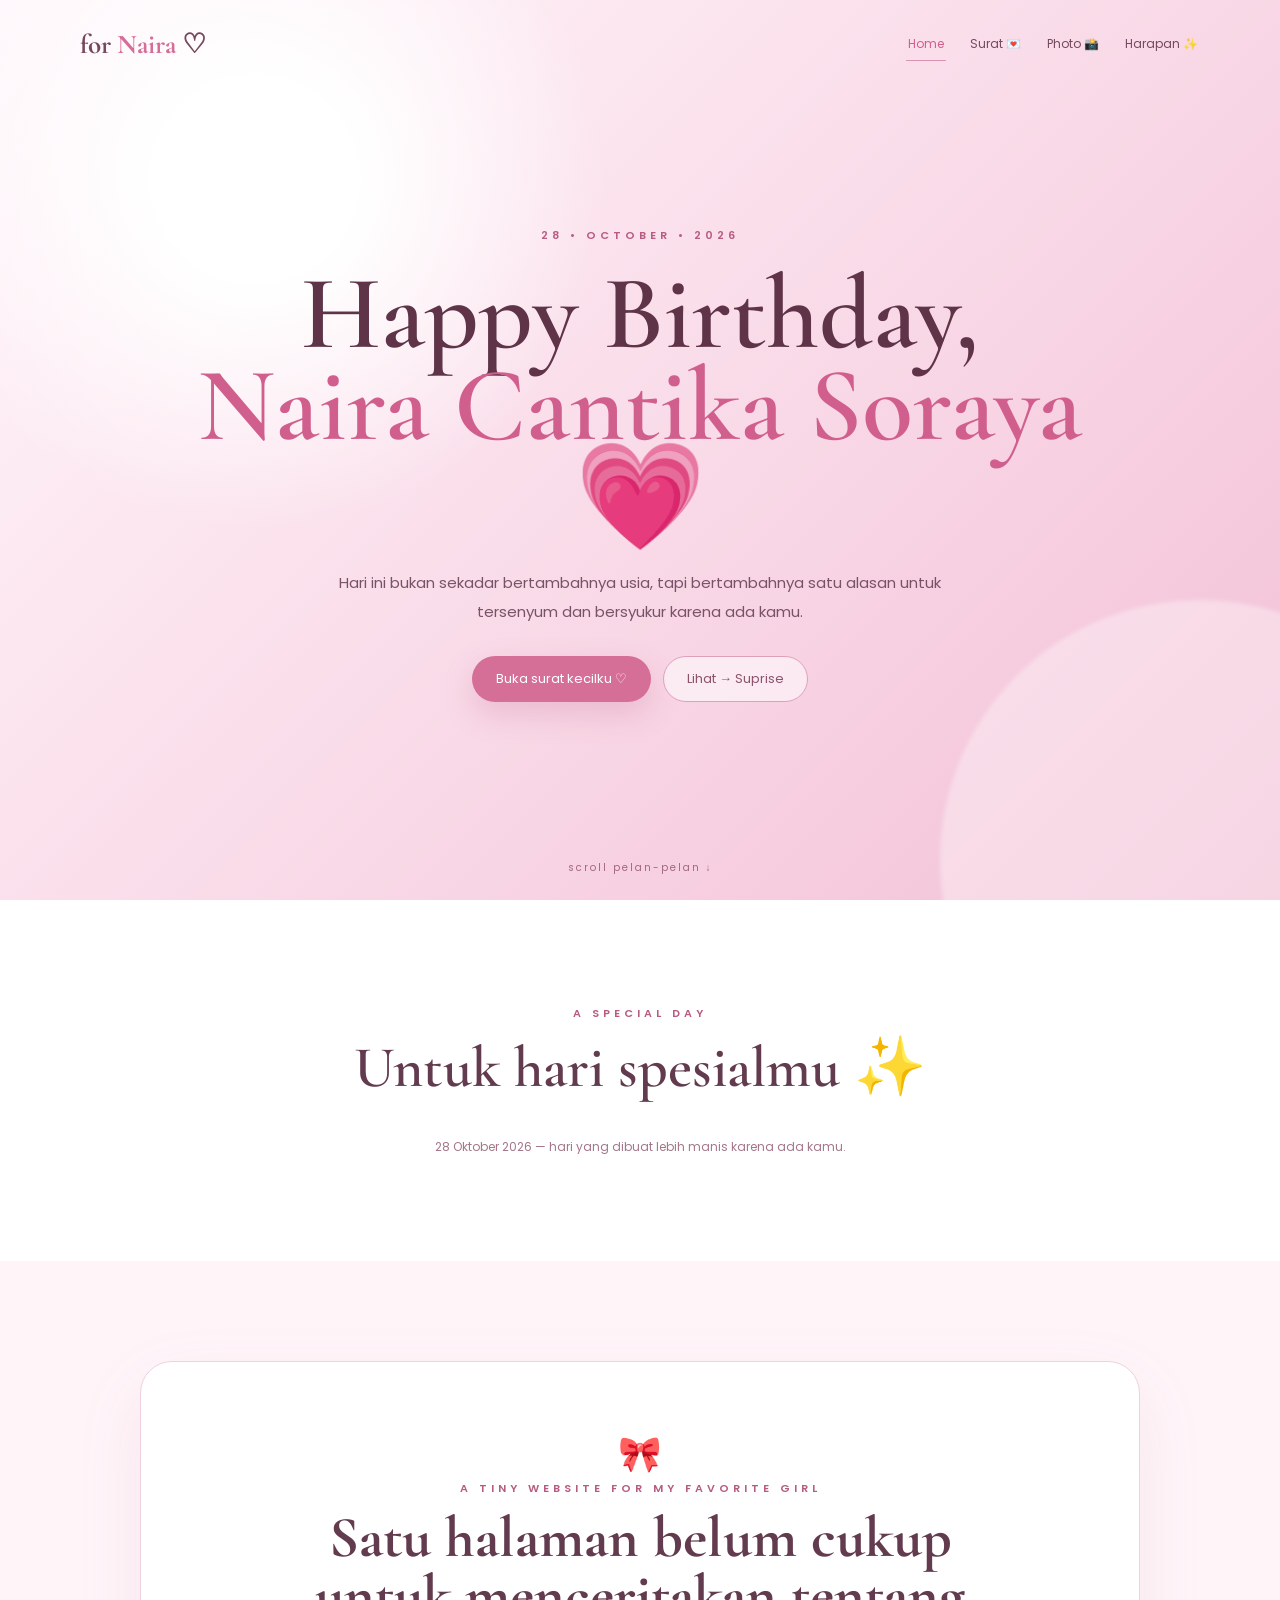
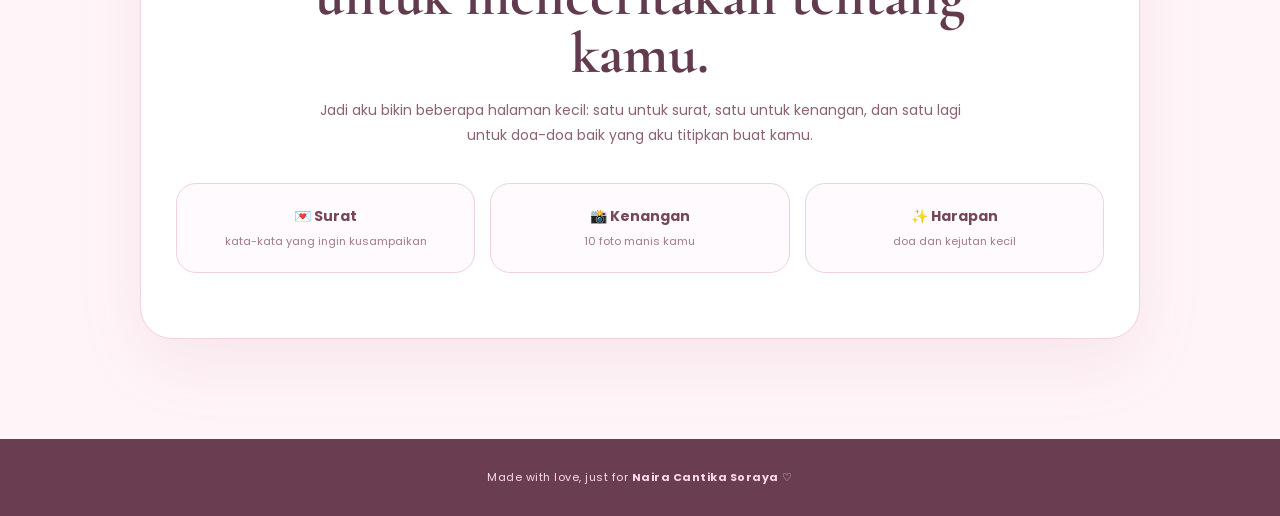
<file: index.html>
<!DOCTYPE html>
<html lang="id">
<head>
<meta charset="UTF-8"><meta name="viewport" content="width=device-width, initial-scale=1.0">
<title>For Naira ♡ | Happy Birthday</title>
<link rel="preconnect" href="https://fonts.googleapis.com"><link rel="preconnect" href="https://fonts.gstatic.com" crossorigin>
<link href="https://fonts.googleapis.com/css2?family=Cormorant+Garamond:wght@500;600;700&family=Poppins:wght@300;400;500;600;700&display=swap" rel="stylesheet">
<link rel="stylesheet" href="style.css">
</head>
<body><div class="hearts" id="hearts"></div>
<header class="hero hero-home">
<nav class="navbar"><div class="logo">for <span>Naira</span> ♡</div><div class="nav-links"><a class="active" href="index.html">Home</a><a href="surat.html">Surat 💌</a><a href="kenangan.html">Photo 📸</a><a href="harapan.html">Harapan ✨</a></div></nav>
<div class="hero-content"><p class="eyebrow">28 • October • 2026</p><h1>Happy Birthday,<br><span>Naira Cantika Soraya</span> 💗</h1><p class="hero-text">Hari ini bukan sekadar bertambahnya usia, tapi bertambahnya satu alasan untuk tersenyum dan bersyukur karena ada kamu.</p><div class="home-buttons"><a class="main-btn" href="surat.html">Buka surat kecilku ♡</a><a class="ghost-btn" href="kenangan.html">Lihat → Suprise </a></div></div>
<div class="scroll">scroll pelan-pelan ↓</div></header>
<main>
<section class="count-section"><p class="section-label">A special day</p><h2>Untuk hari spesialmu ✨</h2></div></div><p class="count-note" id="countNote">28 Oktober 2026 — hari yang dibuat lebih manis karena ada kamu.</p></section>
<section class="home-intro"><div class="intro-card"><span class="cute-sticker">🎀</span><p class="section-label">a tiny website for my favorite girl</p><h2>Satu halaman belum cukup untuk menceritakan tentang kamu.</h2><p>Jadi aku bikin beberapa halaman kecil: satu untuk surat, satu untuk kenangan, dan satu lagi untuk doa-doa baik yang aku titipkan buat kamu.</p><div class="page-cards"><a href="surat.html"><b>💌 Surat</b><small>kata-kata yang ingin kusampaikan</small></a><a href="kenangan.html"><b>📸 Kenangan</b><small>10 foto manis kamu</small></a><a href="harapan.html"><b>✨ Harapan</b><small>doa dan kejutan kecil</small></a></div></div></section>
</main><footer><p>Made with love, just for <strong>Naira Cantika Soraya</strong> ♡</p></footer><script src="script.js"></script></body></html>
</file>
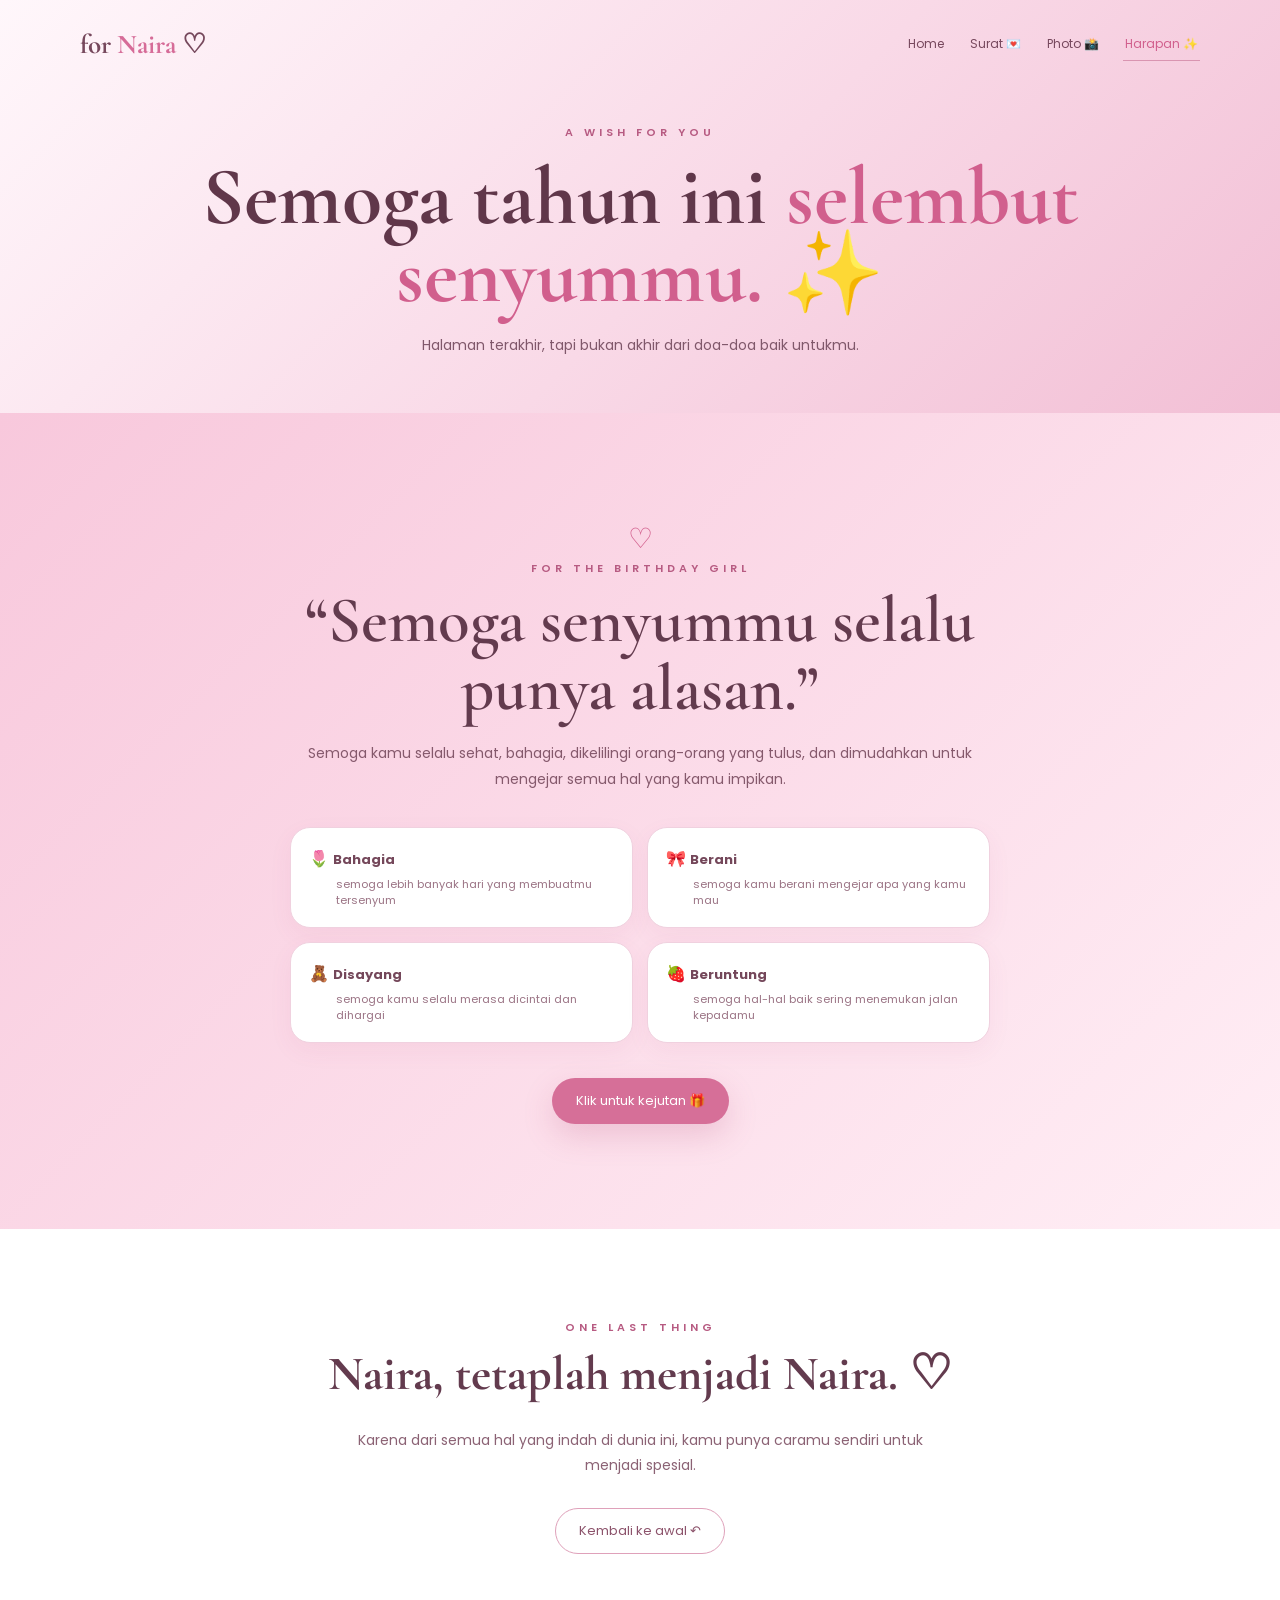
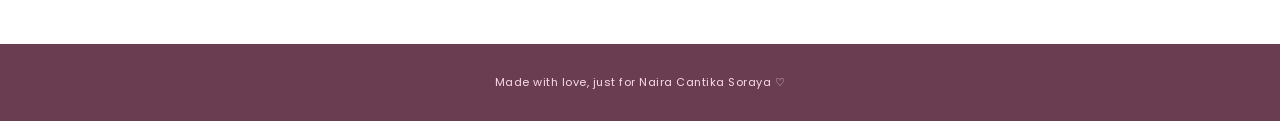
<file: harapan.html>
<!DOCTYPE html><html lang="id"><head><meta charset="UTF-8"><meta name="viewport" content="width=device-width, initial-scale=1.0"><title>Harapan Untuk Naira ✨</title><link rel="preconnect" href="https://fonts.googleapis.com"><link rel="preconnect" href="https://fonts.gstatic.com" crossorigin><link href="https://fonts.googleapis.com/css2?family=Cormorant+Garamond:wght@500;600;700&family=Poppins:wght@300;400;500;600;700&display=swap" rel="stylesheet"><link rel="stylesheet" href="style.css"></head><body><div class="hearts" id="hearts"></div>
<header class="page-top"><nav class="navbar"><div class="logo">for <span>Naira</span> ♡</div><div class="nav-links"><a href="index.html">Home</a><a href="surat.html">Surat 💌</a><a href="kenangan.html">Photo  📸</a><a class="active" href="harapan.html">Harapan ✨</a></div></nav><div class="page-hero"><p class="eyebrow">a wish for you</p><h1>Semoga tahun ini <span>selembut senyummu.</span> ✨</h1><p>Halaman terakhir, tapi bukan akhir dari doa-doa baik untukmu.</p></div></header>
<main><section class="wish-section wish-page"><div class="wish-box"><span class="tiny-heart">♡</span><p class="section-label">for the birthday girl</p><h2>“Semoga senyummu selalu punya alasan.”</h2><p>Semoga kamu selalu sehat, bahagia, dikelilingi orang-orang yang tulus, dan dimudahkan untuk mengejar semua hal yang kamu impikan.</p><div class="wish-list"><div>🌷 <b>Bahagia</b><small>semoga lebih banyak hari yang membuatmu tersenyum</small></div><div>🎀 <b>Berani</b><small>semoga kamu berani mengejar apa yang kamu mau</small></div><div>🧸 <b>Disayang</b><small>semoga kamu selalu merasa dicintai dan dihargai</small></div><div>🍓 <b>Beruntung</b><small>semoga hal-hal baik sering menemukan jalan kepadamu</small></div></div><button id="surpriseBtn" class="main-btn">Klik untuk kejutan 🎁</button></div></section><section class="final-note"><p class="section-label">one last thing</p><h2>Naira, tetaplah menjadi Naira. ♡</h2><p>Karena dari semua hal yang indah di dunia ini, kamu punya caramu sendiri untuk menjadi spesial.</p><a class="ghost-btn" href="index.html">Kembali ke awal ↶</a></section></main>
<div class="modal" id="modal"><div class="modal-card"><button class="close" id="closeModal">×</button><div class="gift">🎁</div><h2>One more thing...</h2><p>Naira, semoga hari ulang tahunmu dipenuhi tawa, pelukan, kejutan kecil, dan semua hal yang membuat hati kamu hangat.</p><p class="big-love">I love you ♡</p><div class="sparkles">✦ ✧ ♡ ✧ ✦</div></div></div><footer><p>Made with love, just for Naira Cantika Soraya ♡</p></footer><script src="script.js"></script></body></html>
</file>
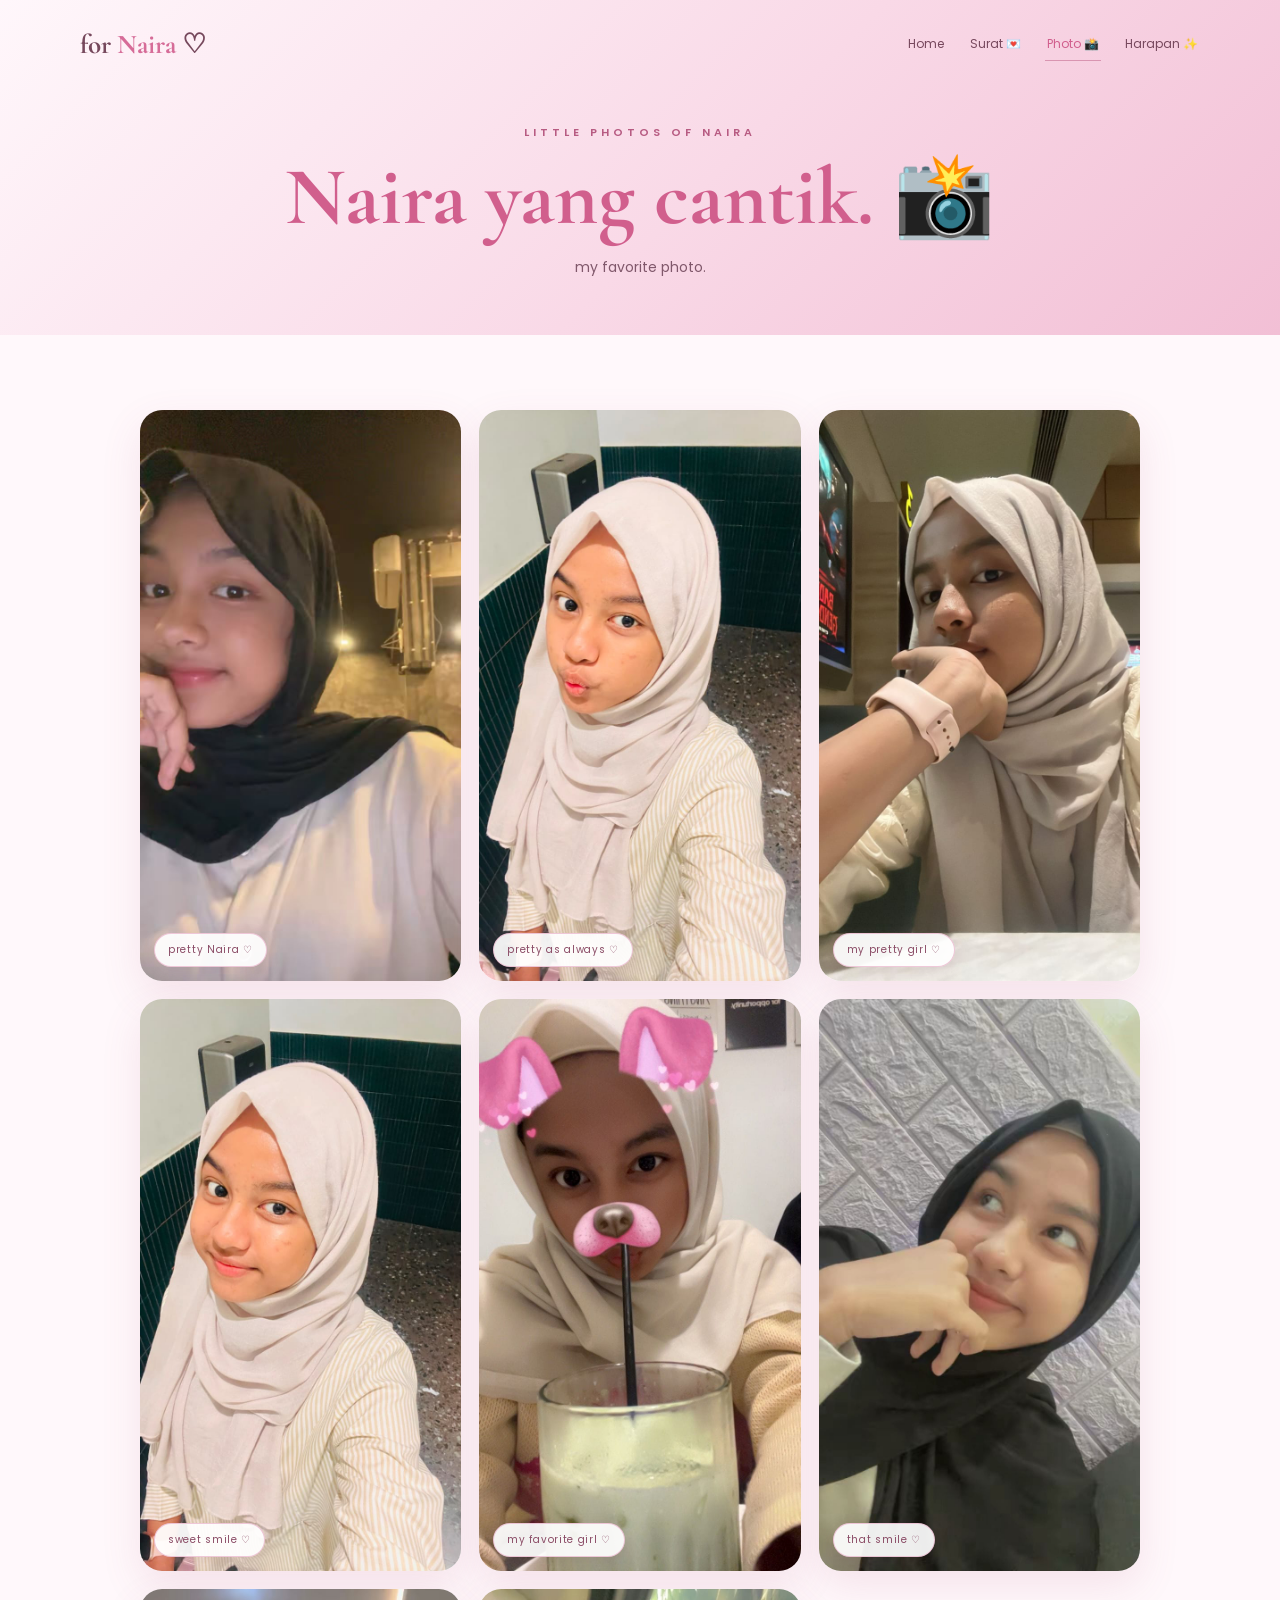
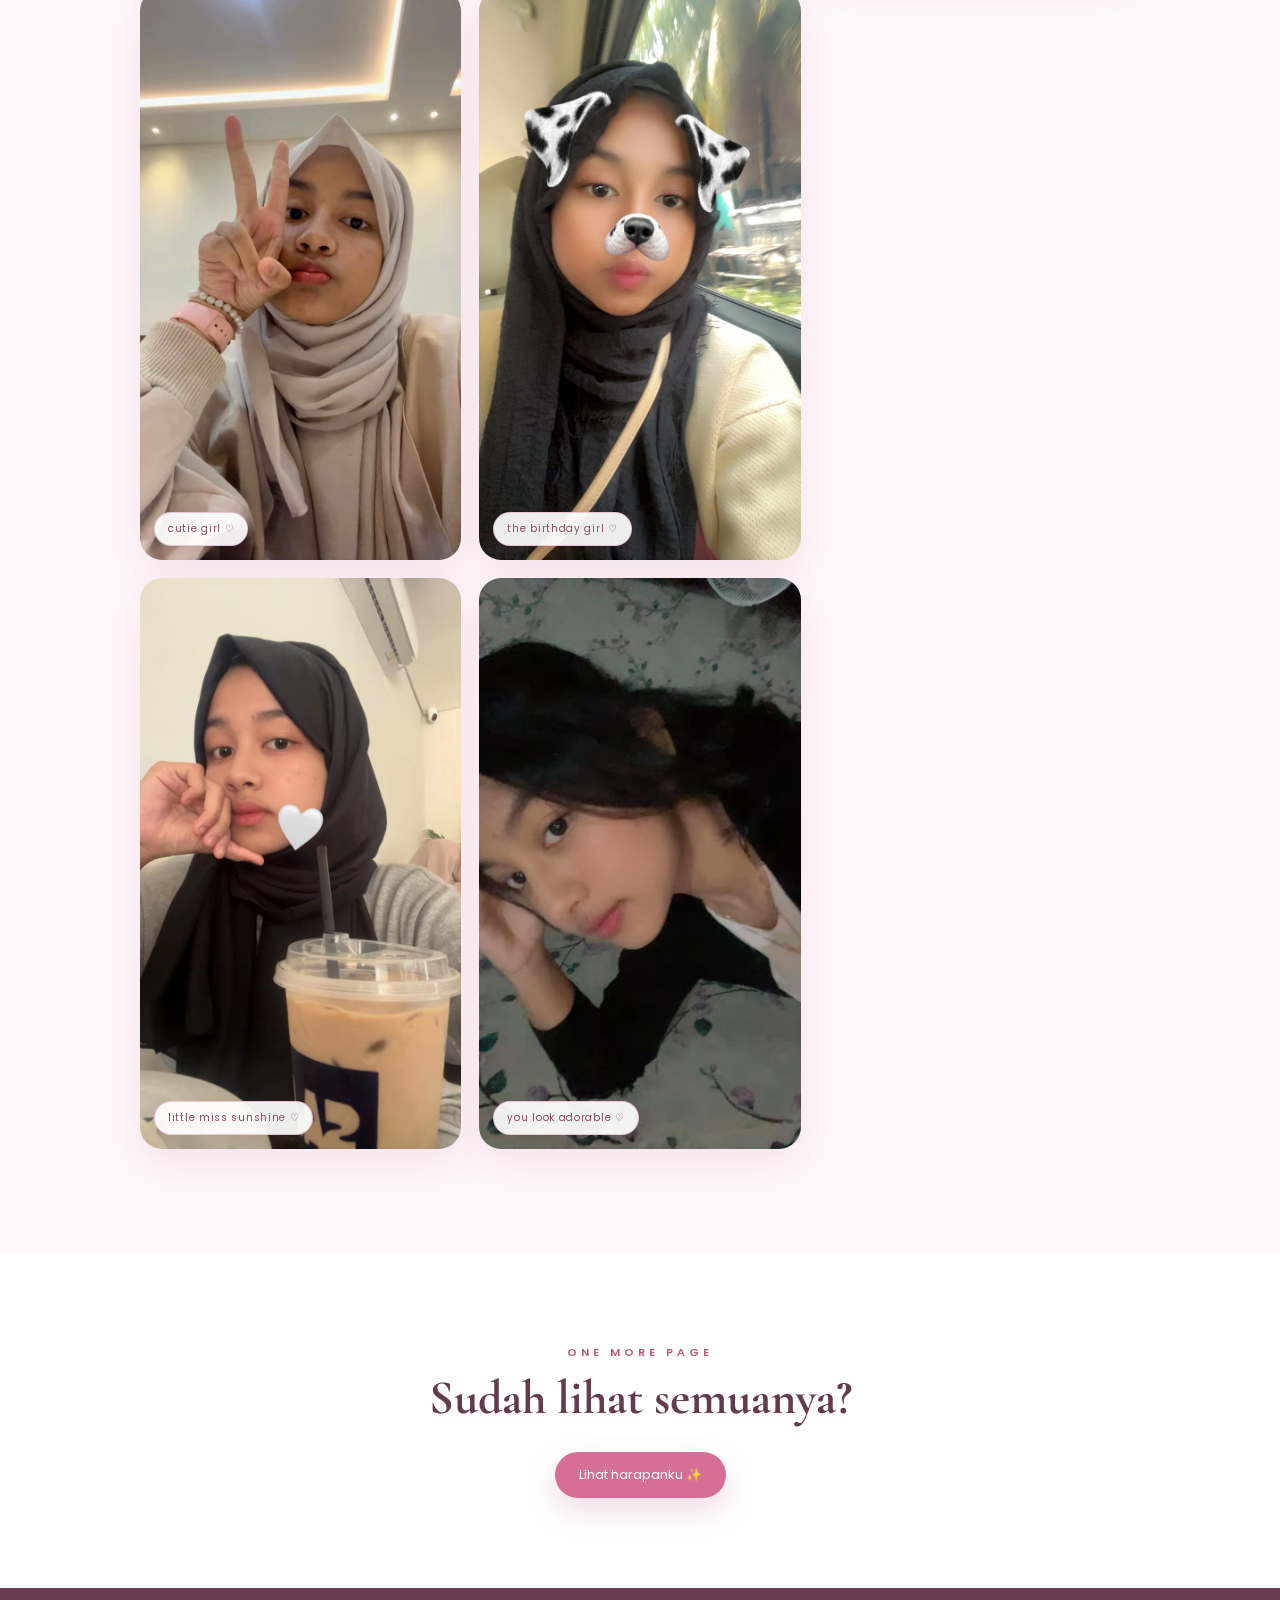
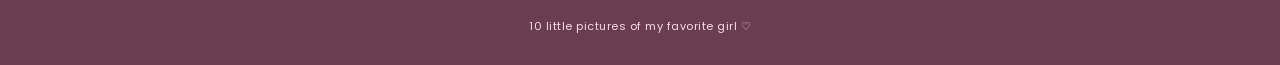
<file: kenangan.html>
<!DOCTYPE html><html lang="id"><head><meta charset="UTF-8"><meta name="viewport" content="width=device-width, initial-scale=1.0"><title>Foto Naira 📸</title><link rel="preconnect" href="https://fonts.googleapis.com"><link rel="preconnect" href="https://fonts.gstatic.com" crossorigin><link href="https://fonts.googleapis.com/css2?family=Cormorant+Garamond:wght@500;600;700&family=Poppins:wght@300;400;500;600;700&display=swap" rel="stylesheet"><link rel="stylesheet" href="style.css"></head><body><div class="hearts" id="hearts"></div>
<header class="page-top"><nav class="navbar"><div class="logo">for <span>Naira</span> ♡</div><div class="nav-links"><a href="index.html">Home</a><a href="surat.html">Surat 💌</a><a class="active" href="kenangan.html">Photo 📸</a><a href="harapan.html">Harapan ✨</a></div></nav><div class="page-hero"><p class="eyebrow">little photos of Naira</p><h1> <span>Naira yang cantik.</span> 📸</h1><p>my favorite photo.</p></div></header>
<main><section class="memories gallery-page"><div class="photo-grid album-grid"><div class="photo-card"><img src="images/foto1.jpeg" alt="Kenangan 1"><span>pretty Naira ♡</span></div><div class="photo-card"><img src="images/foto2.jpeg" alt="Kenangan 2"><span>sweet smile ♡</span></div><div class="photo-card"><img src="images/foto3.jpeg" alt="Kenangan 3"><span>cutie girl ♡</span></div><div class="photo-card"><img src="images/foto4.jpeg" alt="Kenangan 4"><span>little miss sunshine ♡</span></div><div class="photo-card"><img src="images/foto5.jpeg" alt="Kenangan 5"><span>pretty as always ♡</span></div><div class="photo-card"><img src="images/foto6.jpeg" alt="Kenangan 6"><span>my favorite girl ♡</span></div><div class="photo-card"><img src="images/foto7.jpeg" alt="Kenangan 7"><span>the birthday girl ♡</span></div><div class="photo-card"><img src="images/foto8.jpeg" alt="Kenangan 8"><span>you look adorable ♡</span></div><div class="photo-card"><img src="images/foto9.jpeg" alt="Kenangan 9"><span>my pretty girl ♡</span></div><div class="photo-card"><img src="images/foto10.jpeg" alt="Kenangan 10"><span>that smile ♡</span></div></div></section><section class="next-section"><p class="section-label">one more page</p><h2>Sudah lihat semuanya?</h2><a class="main-btn" href="harapan.html">Lihat harapanku ✨</a></section></main><footer><p>10 little pictures of my favorite girl ♡</p></footer><script src="script.js"></script></body></html>
</file>
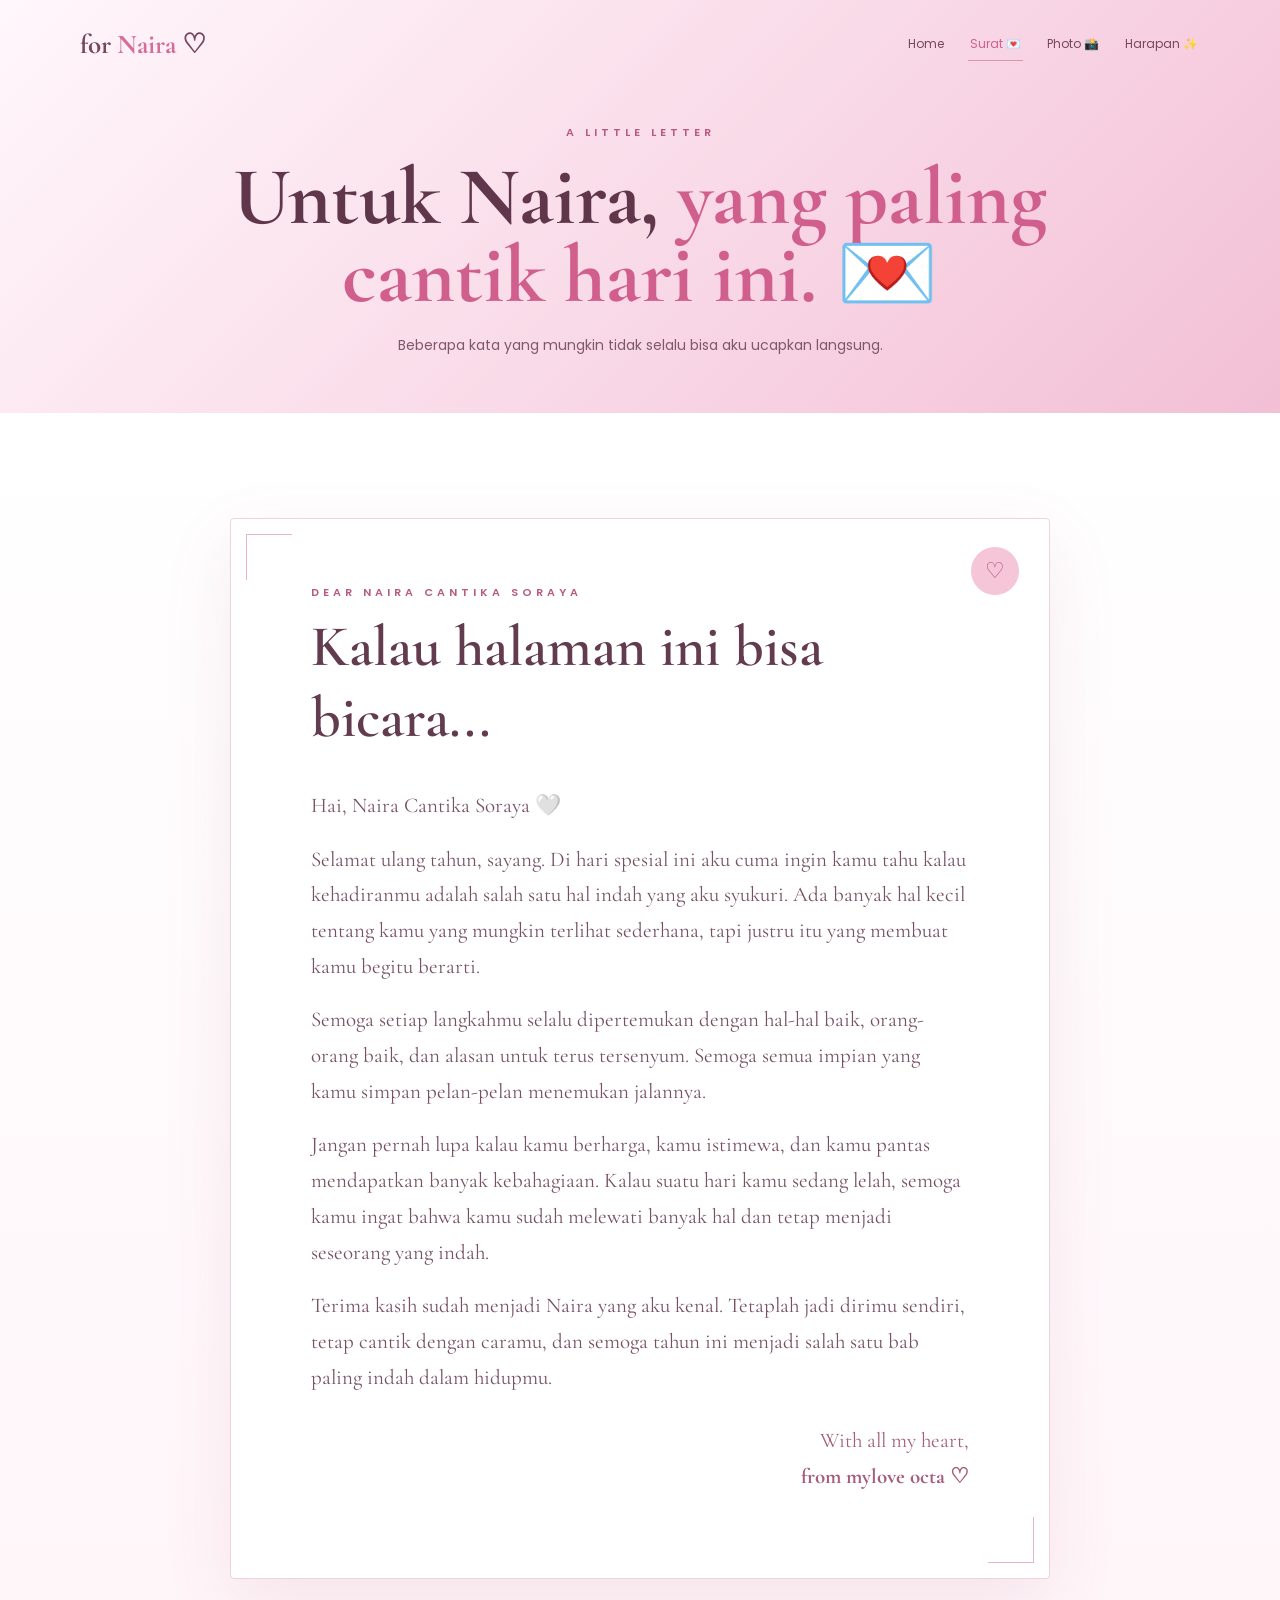
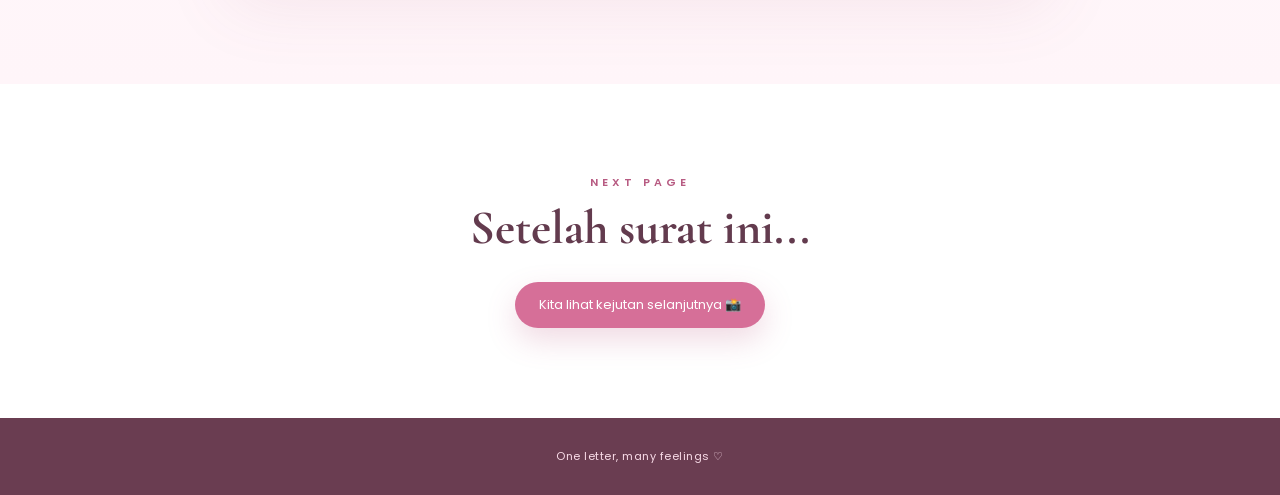
<file: surat.html>
<!DOCTYPE html><html lang="id"><head><meta charset="UTF-8"><meta name="viewport" content="width=device-width, initial-scale=1.0"><title>Surat Untuk Naira 💌</title><link rel="preconnect" href="https://fonts.googleapis.com"><link rel="preconnect" href="https://fonts.gstatic.com" crossorigin><link href="https://fonts.googleapis.com/css2?family=Cormorant+Garamond:wght@500;600;700&family=Poppins:wght@300;400;500;600;700&display=swap" rel="stylesheet"><link rel="stylesheet" href="style.css"></head><body><div class="hearts" id="hearts"></div>
<header class="page-top"><nav class="navbar"><div class="logo">for <span>Naira</span> ♡</div><div class="nav-links"><a href="index.html">Home</a><a class="active" href="surat.html">Surat 💌</a><a href="kenangan.html">Photo  📸</a><a href="harapan.html">Harapan ✨</a></div></nav><div class="page-hero"><p class="eyebrow">a little letter</p><h1>Untuk Naira, <span>yang paling cantik hari ini.</span> 💌</h1><p>Beberapa kata yang mungkin tidak selalu bisa aku ucapkan langsung.</p></div></header>
<main><section class="letter-section"><div class="letter-card"><div class="seal">♡</div><p class="section-label">Dear Naira Cantika Soraya</p><h2>Kalau halaman ini bisa bicara...</h2><div class="letter-text"><p>Hai, Naira Cantika Soraya 🤍</p><p>Selamat ulang tahun, sayang. Di hari spesial ini aku cuma ingin kamu tahu kalau kehadiranmu adalah salah satu hal indah yang aku syukuri. Ada banyak hal kecil tentang kamu yang mungkin terlihat sederhana, tapi justru itu yang membuat kamu begitu berarti.</p><p>Semoga setiap langkahmu selalu dipertemukan dengan hal-hal baik, orang-orang baik, dan alasan untuk terus tersenyum. Semoga semua impian yang kamu simpan pelan-pelan menemukan jalannya.</p><p>Jangan pernah lupa kalau kamu berharga, kamu istimewa, dan kamu pantas mendapatkan banyak kebahagiaan. Kalau suatu hari kamu sedang lelah, semoga kamu ingat bahwa kamu sudah melewati banyak hal dan tetap menjadi seseorang yang indah.</p><p>Terima kasih sudah menjadi Naira yang aku kenal. Tetaplah jadi dirimu sendiri, tetap cantik dengan caramu, dan semoga tahun ini menjadi salah satu bab paling indah dalam hidupmu.</p><p class="signature">With all my heart,<br><strong>from mylove octa ♡</strong></p></div></div></section><section class="next-section"><p class="section-label">next page</p><h2>Setelah surat ini...</h2><a class="main-btn" href="kenangan.html">Kita lihat kejutan selanjutnya 📸</a></section></main><footer><p>One letter, many feelings ♡</p></footer><script src="script.js"></script></body></html>
</file>
<file: style.css>
*{margin:0;padding:0;box-sizing:border-box}
html{scroll-behavior:smooth}
body{font-family:'Poppins',sans-serif;color:#633d4f;background:#fff8fb;overflow-x:hidden}
body:before{content:"";position:fixed;inset:0;pointer-events:none;opacity:.25;background-image:radial-gradient(#e9a8c2 .7px,transparent .7px);background-size:18px 18px;z-index:-2}
.hero{min-height:100vh;position:relative;display:flex;flex-direction:column;background:radial-gradient(circle at 20% 20%,#fff 0 8%,transparent 28%),linear-gradient(135deg,#fff7fb,#f9d9e7 55%,#f2bfd5);overflow:hidden}
.hero:after{content:"";position:absolute;width:520px;height:520px;border-radius:50%;right:-180px;bottom:-220px;background:rgba(255,255,255,.35);filter:blur(2px)}
.navbar{width:min(1120px,90%);margin:0 auto;padding:28px 0;display:flex;justify-content:space-between;align-items:center;position:relative;z-index:5}
.logo{font-family:'Cormorant Garamond',serif;font-size:27px;font-weight:700;color:#76485c}.logo span{color:#d66c98}
.navbar a{color:#77485d;text-decoration:none;font-size:13px;border-bottom:1px solid #d995b1;padding-bottom:4px}
.hero-content{width:min(900px,90%);margin:auto;text-align:center;position:relative;z-index:3;padding-bottom:60px}
.eyebrow,.section-label{text-transform:uppercase;letter-spacing:4px;font-size:11px;color:#b75b82;font-weight:600}
.hero h1{font-family:'Cormorant Garamond',serif;font-size:clamp(56px,9vw,105px);line-height:.88;margin:24px 0;color:#5f3448;font-weight:600}
.hero h1 span{color:#d15f8d}
.hero-text{max-width:650px;margin:0 auto 30px;color:#795267;font-size:15px;line-height:1.9}
.main-btn{display:inline-block;border:0;background:#d66f98;color:white;text-decoration:none;padding:13px 24px;border-radius:999px;font-family:inherit;font-size:13px;box-shadow:0 12px 30px rgba(188,88,126,.22);cursor:pointer;transition:.3s}
.main-btn:hover{transform:translateY(-3px);box-shadow:0 16px 35px rgba(188,88,126,.32)}
.scroll{position:absolute;bottom:24px;left:50%;transform:translateX(-50%);font-size:10px;letter-spacing:2px;color:#a46880}
.count-section,.letter-section,.memories,.wish-section{padding:105px 5%}
.count-section{text-align:center;background:#fff}
.count-section h2,.memories h2,.wish-box h2,.letter-card h2{font-family:'Cormorant Garamond',serif;font-size:clamp(38px,5vw,58px);font-weight:600;color:#633b4e;margin:10px 0 35px}
.countdown{display:flex;justify-content:center;gap:14px;flex-wrap:wrap}
.countdown div{width:105px;padding:20px 10px;border:1px solid #f0cada;background:#fff9fc;border-radius:20px}
.countdown strong{display:block;font-family:'Cormorant Garamond',serif;font-size:40px;color:#d3638f}
.countdown span{font-size:10px;text-transform:uppercase;letter-spacing:2px;color:#a47789}
.count-note{margin-top:25px;color:#a47789;font-size:12px}
.letter-section{background:linear-gradient(180deg,#fff,#fff5f9)}
.letter-card{position:relative;max-width:820px;margin:auto;background:#fff;border:1px solid #f0d1df;padding:65px clamp(25px,7vw,80px);box-shadow:0 25px 70px rgba(161,77,111,.10);border-radius:4px}
.letter-card:before,.letter-card:after{content:"";position:absolute;width:45px;height:45px;border:1px solid #e9b4c9}
.letter-card:before{left:15px;top:15px;border-right:0;border-bottom:0}.letter-card:after{right:15px;bottom:15px;border-left:0;border-top:0}
.seal{position:absolute;right:30px;top:28px;width:48px;height:48px;border-radius:50%;background:#f5c5d8;color:#b64e78;display:grid;place-items:center;font-size:22px}
.letter-text{font-family:'Cormorant Garamond',serif;font-size:21px;line-height:1.7;color:#765064}
.letter-text p{margin-bottom:18px}.signature{padding-top:10px;text-align:right;color:#a65d7b}
.memories{text-align:center;background:#fff8fb}.subtext{font-size:13px;color:#9b7485;margin-top:-25px;margin-bottom:35px}
.photo-grid{max-width:1000px;margin:0 auto;display:block;column-count:3;column-gap:18px;text-align:left}.photo-card{position:relative;overflow:hidden;border-radius:22px;background:#fff;box-shadow:0 15px 40px rgba(170,75,113,.12);break-inside:avoid;-webkit-column-break-inside:avoid;margin:0 0 18px;min-height:0;transform:translateZ(0);transition:transform .35s ease,box-shadow .35s ease}.photo-card::after{content:"";position:absolute;inset:0;background:linear-gradient(to top,rgba(78,35,53,.32),transparent 34%);opacity:0;transition:opacity .35s ease;pointer-events:none}.photo-card img{width:100%;height:auto;aspect-ratio:9 / 16;object-fit:contain;object-position:center;display:block;background:#fff8fb;transition:transform .55s cubic-bezier(.2,.75,.25,1),filter .35s ease}.photo-card:hover{transform:translateY(-6px);box-shadow:0 22px 48px rgba(170,75,113,.2)}.photo-card:hover img{transform:scale(1.035);filter:saturate(1.05)}.photo-card:hover::after{opacity:1}.photo-card span{position:absolute;left:14px;bottom:14px;z-index:2;background:rgba(255,255,255,.92);padding:8px 13px;border:1px solid rgba(232,177,201,.7);border-radius:999px;font-size:10px;letter-spacing:.7px;color:#8a4b65;box-shadow:0 6px 18px rgba(99,43,65,.12);transition:transform .35s ease,background .35s ease}.photo-card:hover span{transform:translateY(-3px);background:#fff}.album-grid{column-count:3}.album-grid .photo-card.tall{grid-row:auto}.wish-section{background:linear-gradient(135deg,#f8c8dc,#ffeef5);text-align:center}
.wish-box{max-width:700px;margin:auto}.wish-box h2{font-size:clamp(38px,6vw,65px);line-height:1.05;margin-bottom:18px}.wish-box>p:not(.section-label){font-size:14px;line-height:1.8;color:#85596c;margin-bottom:28px}
.tiny-heart{font-size:28px;color:#d15d8b}
footer{text-align:center;padding:30px;background:#6a3d51;color:#f9dce8;font-size:11px;letter-spacing:.5px}
.hearts{position:fixed;inset:0;pointer-events:none;z-index:20;overflow:hidden}.heart{position:absolute;bottom:-30px;animation:floatUp linear forwards;opacity:.7;color:#db739b}
@keyframes floatUp{to{transform:translateY(-110vh) rotate(360deg);opacity:0}}
.modal{position:fixed;inset:0;background:rgba(73,35,52,.55);backdrop-filter:blur(8px);display:none;place-items:center;padding:20px;z-index:50}.modal.show{display:grid}
.modal-card{position:relative;background:#fff8fb;border:1px solid #f0c8d8;max-width:500px;text-align:center;padding:55px 35px;border-radius:28px;box-shadow:0 30px 80px rgba(52,17,34,.25);animation:pop .4s ease}
@keyframes pop{from{transform:scale(.8);opacity:0}to{transform:scale(1);opacity:1}}
.close{position:absolute;right:18px;top:14px;border:0;background:none;font-size:28px;color:#9b647a;cursor:pointer}.gift{font-size:60px}.modal-card h2{font-family:'Cormorant Garamond',serif;font-size:44px;color:#6a3c50;margin:10px}.modal-card p{font-size:14px;line-height:1.8;color:#80586a}.big-love{font-family:'Cormorant Garamond',serif!important;font-size:38px!important;color:#d05f8d!important;margin:16px}.sparkles{color:#d05f8d;letter-spacing:8px}
@media(max-width:800px){.album-grid{column-count:2}}
@media(max-width:650px){.navbar{padding:20px 0}.hero h1{font-size:57px}.hero-text{font-size:13px}.countdown div{width:75px;padding:14px 5px}.countdown strong{font-size:32px}.album-grid{column-count:1}.letter-text{font-size:19px}.seal{display:none}}

/* ===== MULTI PAGE / CUTE NAVIGATION ===== */
.nav-links{display:flex;align-items:center;gap:22px}.nav-links a{color:#77485d;text-decoration:none;font-size:12px;padding:7px 2px;border-bottom:1px solid transparent;transition:.25s}.nav-links a:hover,.nav-links a.active{color:#d15f8d;border-bottom-color:#d995b1}.home-buttons{display:flex;justify-content:center;gap:12px;flex-wrap:wrap}.ghost-btn{display:inline-block;padding:12px 23px;border:1px solid #dfa1ba;color:#8c536b;text-decoration:none;border-radius:999px;font-size:13px;background:rgba(255,255,255,.55);transition:.3s}.ghost-btn:hover{transform:translateY(-3px);background:#fff}.home-intro{padding:100px 5%;background:#fff5f9}.intro-card{max-width:1000px;margin:auto;text-align:center;padding:65px 35px;background:#fff;border:1px solid #f0d1df;border-radius:32px;box-shadow:0 25px 70px rgba(161,77,111,.09);position:relative}.cute-sticker{font-size:35px}.intro-card h2{font-family:'Cormorant Garamond',serif;font-size:clamp(38px,5vw,58px);line-height:1;color:#633b4e;max-width:720px;margin:12px auto 15px}.intro-card>p:not(.section-label){max-width:650px;margin:0 auto;color:#8b6274;font-size:14px;line-height:1.8}.page-cards{display:grid;grid-template-columns:repeat(3,1fr);gap:15px;margin-top:35px}.page-cards a{padding:22px;border:1px solid #efd2df;border-radius:20px;background:#fffafd;text-decoration:none;color:#74475a;transition:.3s}.page-cards a:hover{transform:translateY(-6px);box-shadow:0 15px 30px rgba(170,75,113,.12)}.page-cards b{display:block;font-size:14px}.page-cards small{display:block;color:#a27b8b;font-size:11px;margin-top:6px}.page-top{background:linear-gradient(135deg,#fff7fb,#f9d9e7 55%,#f2bfd5);padding-bottom:55px}.page-hero{width:min(900px,90%);margin:35px auto 0;text-align:center}.page-hero h1{font-family:'Cormorant Garamond',serif;font-size:clamp(50px,8vw,82px);line-height:.95;color:#60374a;margin:18px 0}.page-hero h1 span{color:#d15f8d}.page-hero p:not(.eyebrow){max-width:650px;margin:auto;color:#80586b;font-size:14px;line-height:1.8}.next-section{text-align:center;padding:90px 5%;background:#fff}.next-section h2,.final-note h2{font-family:'Cormorant Garamond',serif;font-size:48px;color:#633b4e;margin:8px 0 25px}.gallery-page{padding-top:75px}.wish-page{min-height:70vh;display:grid;place-items:center}.wish-list{max-width:720px;margin:35px auto;display:grid;grid-template-columns:1fr 1fr;gap:14px;text-align:left}.wish-list div{background:#fff;border:1px solid #f0d1df;border-radius:20px;padding:18px;color:#74475a;box-shadow:0 8px 25px rgba(170,75,113,.06)}.wish-list b{font-size:13px}.wish-list small{display:block;margin:5px 0 0 27px;color:#9b7485;font-size:11px;line-height:1.5}.final-note{text-align:center;padding:90px 5%;background:#fff}.final-note p:not(.section-label){max-width:580px;margin:0 auto 25px;color:#8b6274;font-size:14px;line-height:1.8}.final-note .ghost-btn{margin-top:5px}
@media(max-width:800px){.nav-links{gap:12px}.nav-links a{font-size:10px}.page-cards{grid-template-columns:1fr}.wish-list{grid-template-columns:1fr}}
@media(max-width:560px){.navbar{align-items:flex-start}.navbar .logo{font-size:22px}.nav-links{flex-wrap:wrap;justify-content:flex-end;max-width:260px}.page-top{padding-bottom:40px}.page-hero h1{font-size:50px}.intro-card{padding:45px 20px}.next-section h2,.final-note h2{font-size:40px}}
</file>
